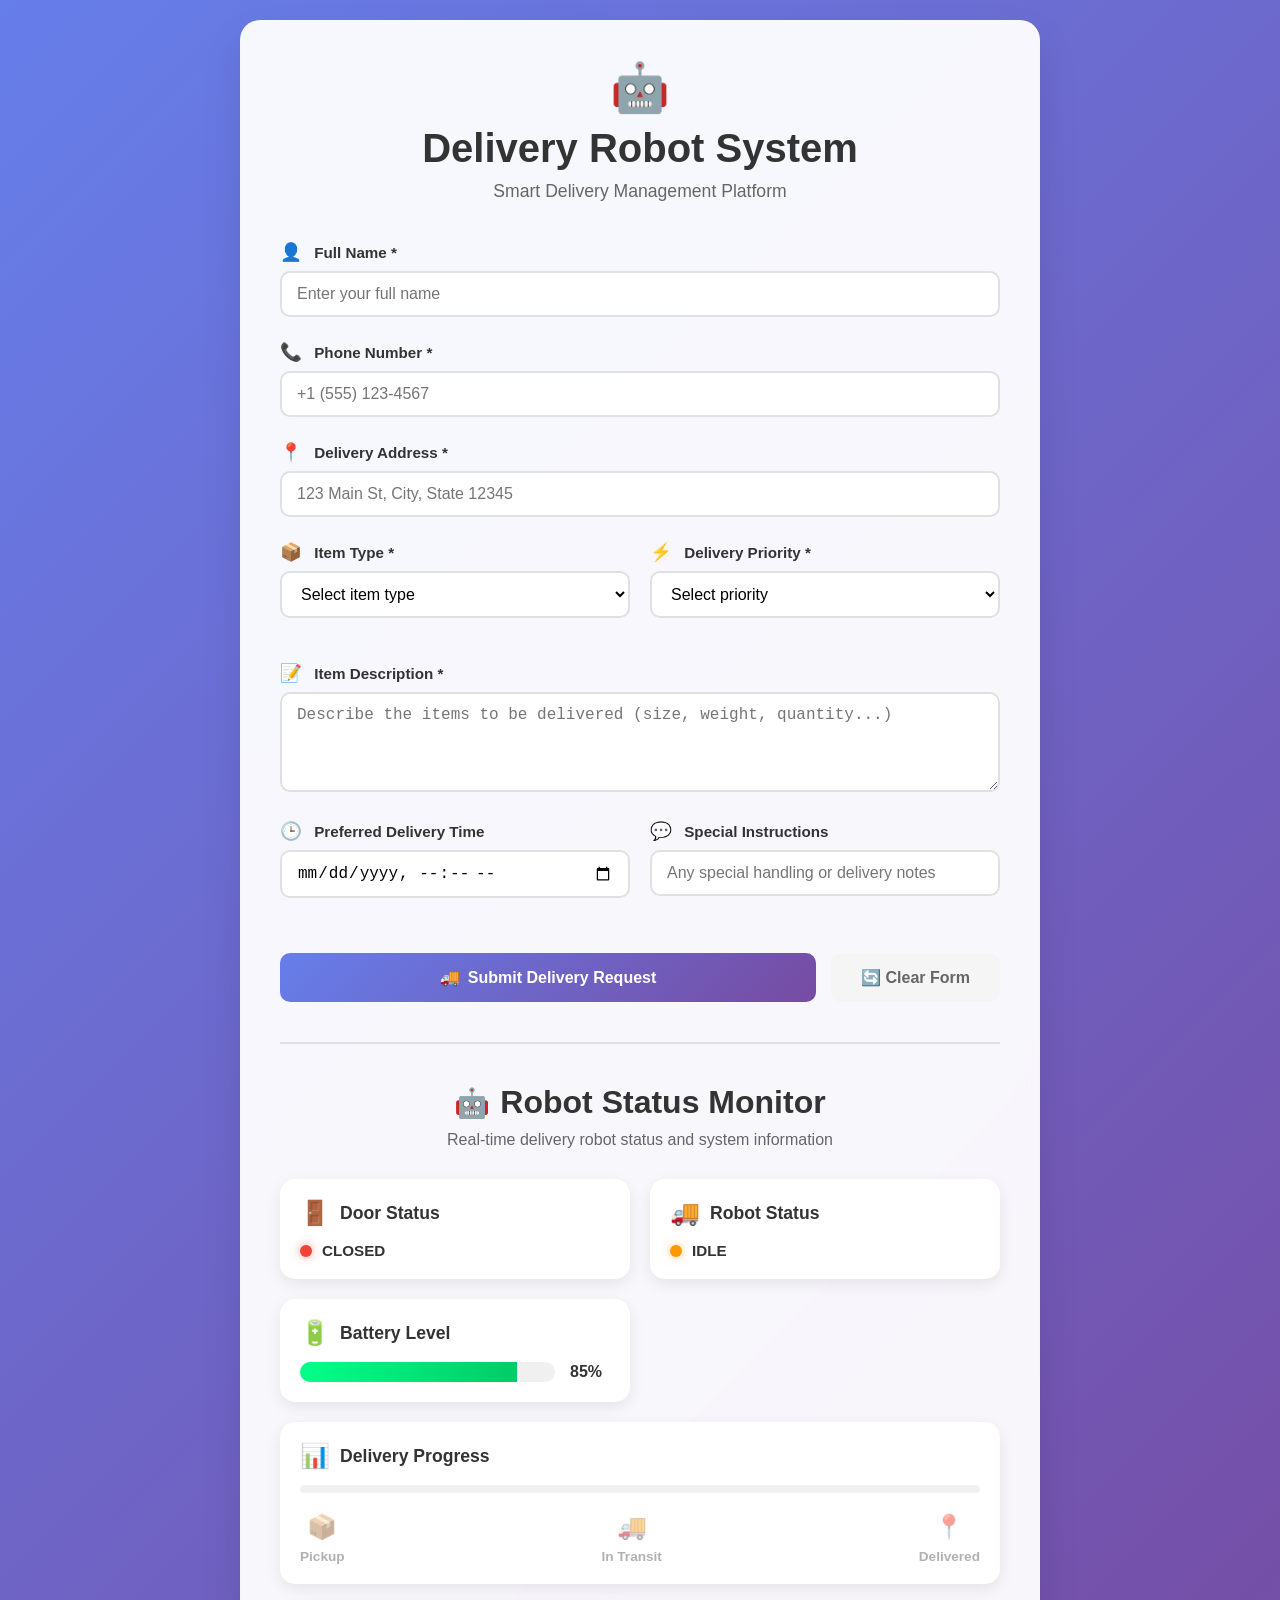
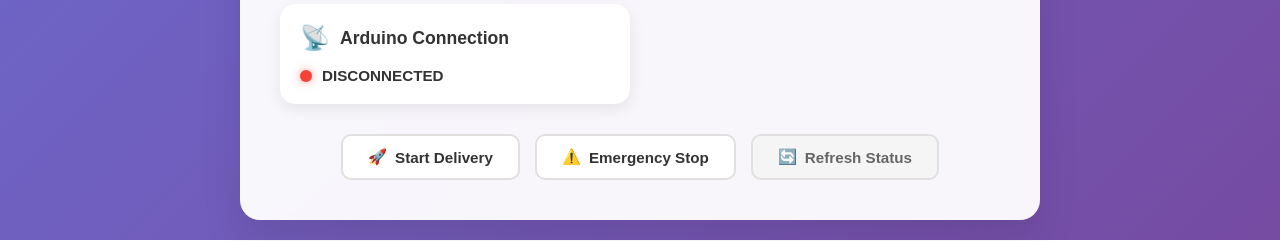
<file: index.html>
<!DOCTYPE html>
<html lang="en">
<head>
    <meta charset="UTF-8">
    <meta name="viewport" content="width=device-width, initial-scale=1.0">
    <title>Delivery Robot System</title>
    <link rel="stylesheet" href="styles.css">
</head>
<body>
    <div class="container">
        <!-- Header -->
        <div class="header">
            <div class="logo">🤖</div>
            <h1 class="title">Delivery Robot System</h1>
            <p class="subtitle">Smart Delivery Management Platform</p>
        </div>

        <!-- Delivery Request Form -->
        <form id="deliveryForm">
            <div class="form-group">
                <label>
                    <span class="label-icon">👤</span>
                    Full Name *
                </label>
                <input type="text" name="name" placeholder="Enter your full name" required>
            </div>

            <div class="form-group">
                <label>
                    <span class="label-icon">📞</span>
                    Phone Number *
                </label>
                <input type="tel" name="phone" placeholder="+1 (555) 123-4567" required>
            </div>

            <div class="form-group">
                <label>
                    <span class="label-icon">📍</span>
                    Delivery Address *
                </label>
                <input type="text" name="address" placeholder="123 Main St, City, State 12345" required>
            </div>

            <div class="form-row">
                <div class="form-group">
                    <label>
                        <span class="label-icon">📦</span>
                        Item Type *
                    </label>
                    <select name="itemType" required>
                        <option value="">Select item type</option>
                        <option value="documents">Documents</option>
                        <option value="package">Package</option>
                        <option value="materials">Materials</option>
                        <option value="other">Other</option>
                    </select>
                </div>

                <div class="form-group">
                    <label>
                        <span class="label-icon">⚡</span>
                        Delivery Priority *
                    </label>
                    <select name="priority" required>
                        <option value="">Select priority</option>
                        <option value="standard">Standard (2-3 days)</option>
                        <option value="express">Express (1 day)</option>
                        <option value="urgent">Urgent (Same day)</option>
                    </select>
                </div>
            </div>

            <div class="form-group full-width">
                <label>
                    <span class="label-icon">📝</span>
                    Item Description *
                </label>
                <textarea name="description" placeholder="Describe the items to be delivered (size, weight, quantity...)" required></textarea>
            </div>

            <div class="form-row">
                <div class="form-group">
                    <label>
                        <span class="label-icon">🕒</span>
                        Preferred Delivery Time
                    </label>
                    <input type="datetime-local" name="deliveryTime">
                </div>

                <div class="form-group">
                    <label>
                        <span class="label-icon">💬</span>
                        Special Instructions
                    </label>
                    <input type="text" name="instructions" placeholder="Any special handling or delivery notes">
                </div>
            </div>

            <div class="form-actions">
                <button type="submit" class="submit-btn">
                    <span class="btn-icon">🚚</span>
                    <span class="btn-text">Submit Delivery Request</span>
                </button>
                <button type="reset" class="reset-btn">
                    🔄 Clear Form
                </button>
            </div>

            <div id="statusMessage" class="request-message"></div>
        </form>

        <!-- Robot Status Monitoring Section -->
        <div class="status-monitoring-section">
            <div class="section-header">
                <h3 class="section-title">
                    <span class="title-icon">🤖</span>
                    Robot Status Monitor
                </h3>
                <p class="section-subtitle">Real-time delivery robot status and system information</p>
            </div>

            <div class="status-grid">
                <!-- Door Status -->
                <div class="status-card" id="doorStatus">
                    <div class="status-header">
                        <span class="status-icon">🚪</span>
                        <h4>Door Status</h4>
                    </div>
                    <div class="status-indicator" id="doorIndicator">
                        <div class="status-light"></div>
                        <span class="status-text">CLOSED</span>
                    </div>
                </div>

                <!-- Robot Status -->
                <div class="status-card" id="robotStatus">
                    <div class="status-header">
                        <span class="status-icon">🚚</span>
                        <h4>Robot Status</h4>
                    </div>
                    <div class="status-indicator" id="robotIndicator">
                        <div class="status-light"></div>
                        <span class="status-text">IDLE</span>
                    </div>
                </div>

                <!-- Battery Status -->
                <div class="status-card" id="batteryStatus">
                    <div class="status-header">
                        <span class="status-icon">🔋</span>
                        <h4>Battery Level</h4>
                    </div>
                    <div class="battery-container">
                        <div class="battery-bar" id="batteryBar">
                            <div class="battery-fill"></div>
                        </div>
                        <span class="battery-text" id="batteryText">85%</span>
                    </div>
                </div>

                <!-- Delivery Progress -->
                <div class="status-card full-width" id="deliveryProgress">
                    <div class="status-header">
                        <span class="status-icon">📊</span>
                        <h4>Delivery Progress</h4>
                    </div>
                    <div class="progress-container">
                        <div class="progress-bar" id="progressBar">
                            <div class="progress-fill"></div>
                        </div>
                        <div class="progress-steps">
                            <div class="progress-step" id="step1">
                                <div class="step-icon">📦</div>
                                <span>Pickup</span>
                            </div>
                            <div class="progress-step" id="step2">
                                <div class="step-icon">🚚</div>
                                <span>In Transit</span>
                            </div>
                            <div class="progress-step" id="step3">
                                <div class="step-icon">📍</div>
                                <span>Delivered</span>
                            </div>
                        </div>
                    </div>
                </div>

                <!-- Connection Status -->
                <div class="status-card" id="connectionStatus">
                    <div class="status-header">
                        <span class="status-icon">📡</span>
                        <h4>Arduino Connection</h4>
                    </div>
                    <div class="status-indicator" id="connectionIndicator">
                        <div class="status-light"></div>
                        <span class="status-text">DISCONNECTED</span>
                    </div>
                </div>
            </div>

            <!-- Control Buttons -->
            <div class="control-buttons">
                <button class="control-btn" id="startDeliveryBtn">
                    <span class="btn-icon">🚀</span>
                    Start Delivery
                </button>
                <button class="control-btn" id="emergencyStopBtn">
                    <span class="btn-icon">⚠️</span>
                    Emergency Stop
                </button>
                <button class="control-btn refresh-btn" id="refreshStatusBtn">
                    <span class="btn-icon">🔄</span>
                    Refresh Status
                </button>
            </div>
        </div>
    </div>

    <script src="script.js"></script>
</body>
</html>
</file>
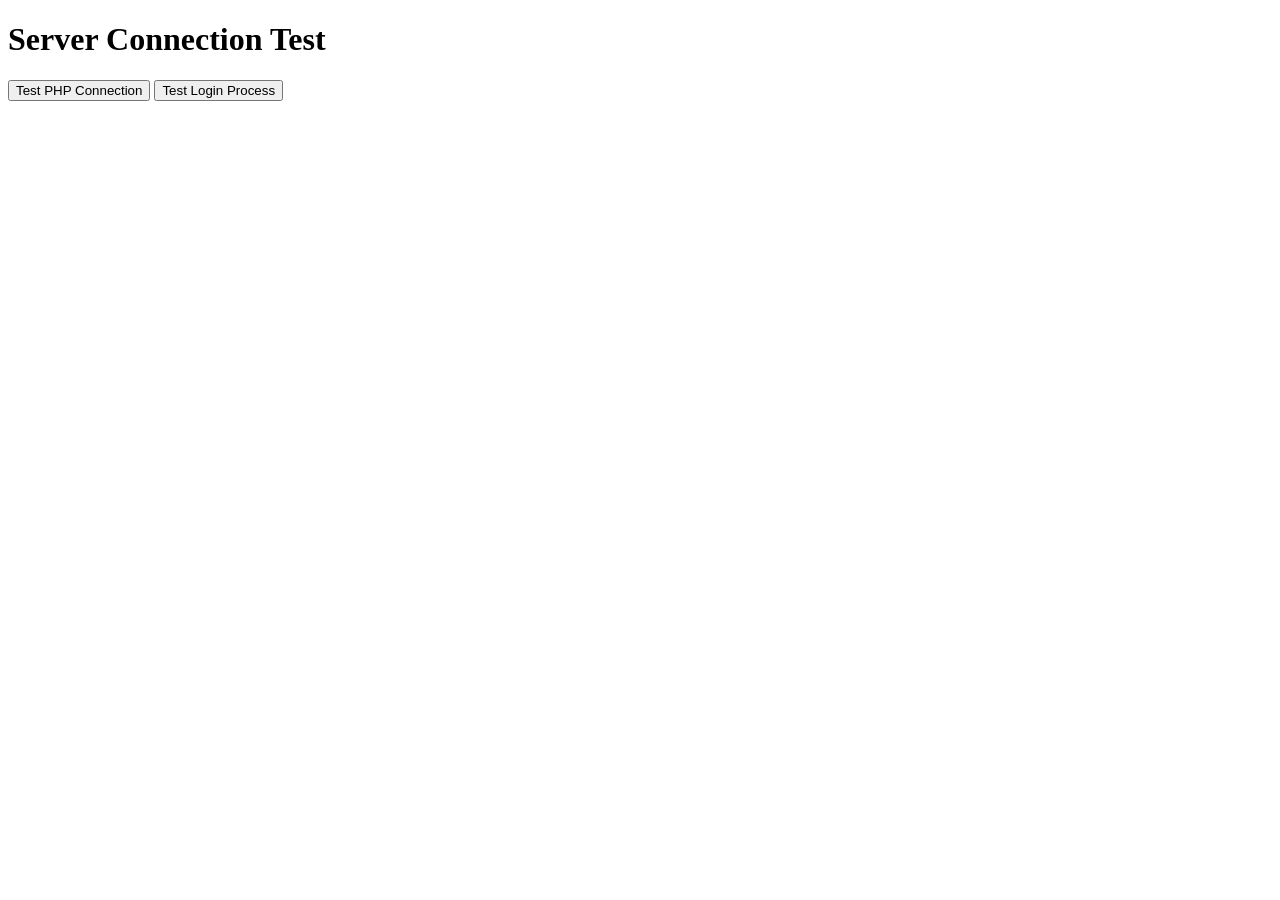
<file: server_check.html>
<!DOCTYPE html>
<html>
<head>
    <title>Server Test</title>
</head>
<body>
    <h1>Server Connection Test</h1>
    <button onclick="testPHP()">Test PHP Connection</button>
    <button onclick="testLogin()">Test Login Process</button>
    <div id="results"></div>

    <script>
        async function testPHP() {
            const results = document.getElementById('results');
            try {
                const response = await fetch('test.php');
                const data = await response.json();
                results.innerHTML = '<h3>PHP Test Success:</h3><pre>' + JSON.stringify(data, null, 2) + '</pre>';
            } catch (error) {
                results.innerHTML = '<h3>PHP Test Failed:</h3><p>' + error.message + '</p>';
            }
        }

        async function testLogin() {
            const results = document.getElementById('results');
            try {
                const formData = new FormData();
                formData.append('username', 'test');
                formData.append('password', 'test');
                
                const response = await fetch('login_process.php', {
                    method: 'POST',
                    body: formData
                });
                const data = await response.json();
                results.innerHTML = '<h3>Login Test Response:</h3><pre>' + JSON.stringify(data, null, 2) + '</pre>';
            } catch (error) {
                results.innerHTML = '<h3>Login Test Failed:</h3><p>' + error.message + '</p>';
            }
        }
    </script>
</body>
</html>
</file>
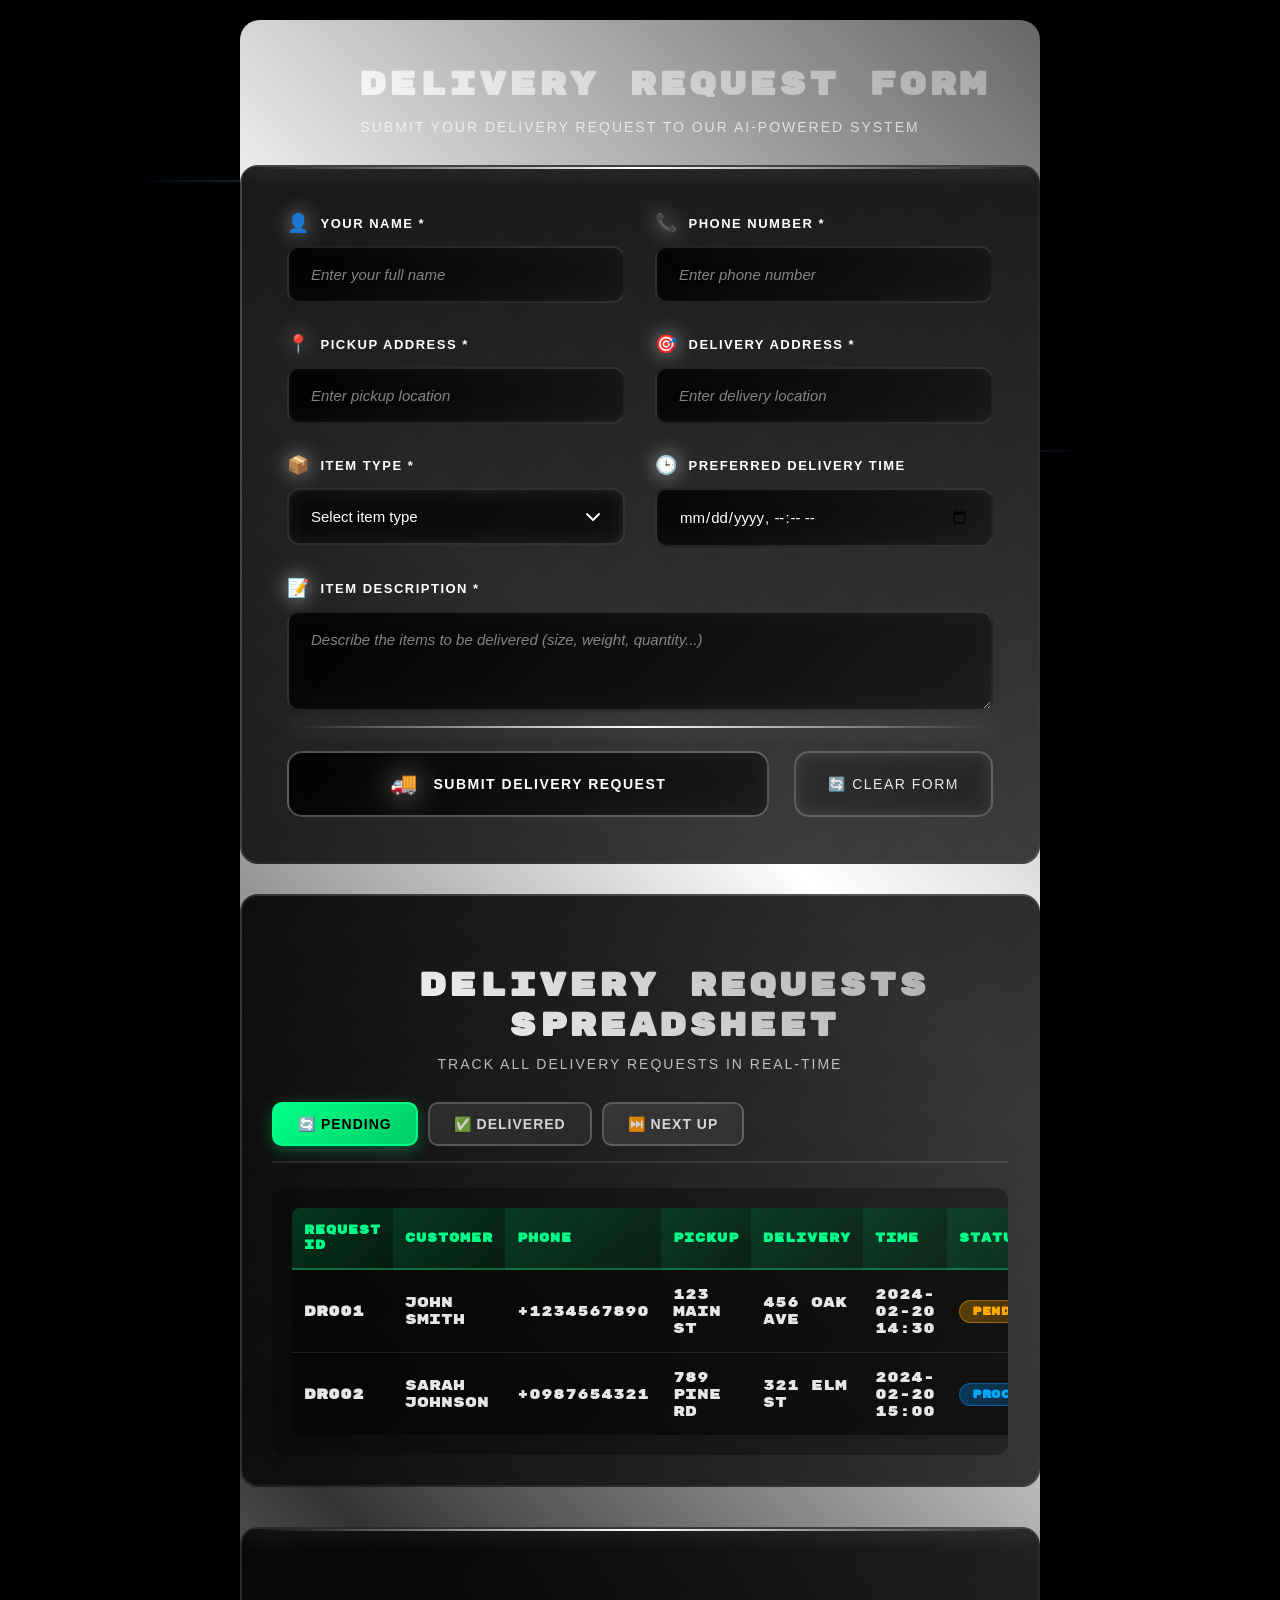
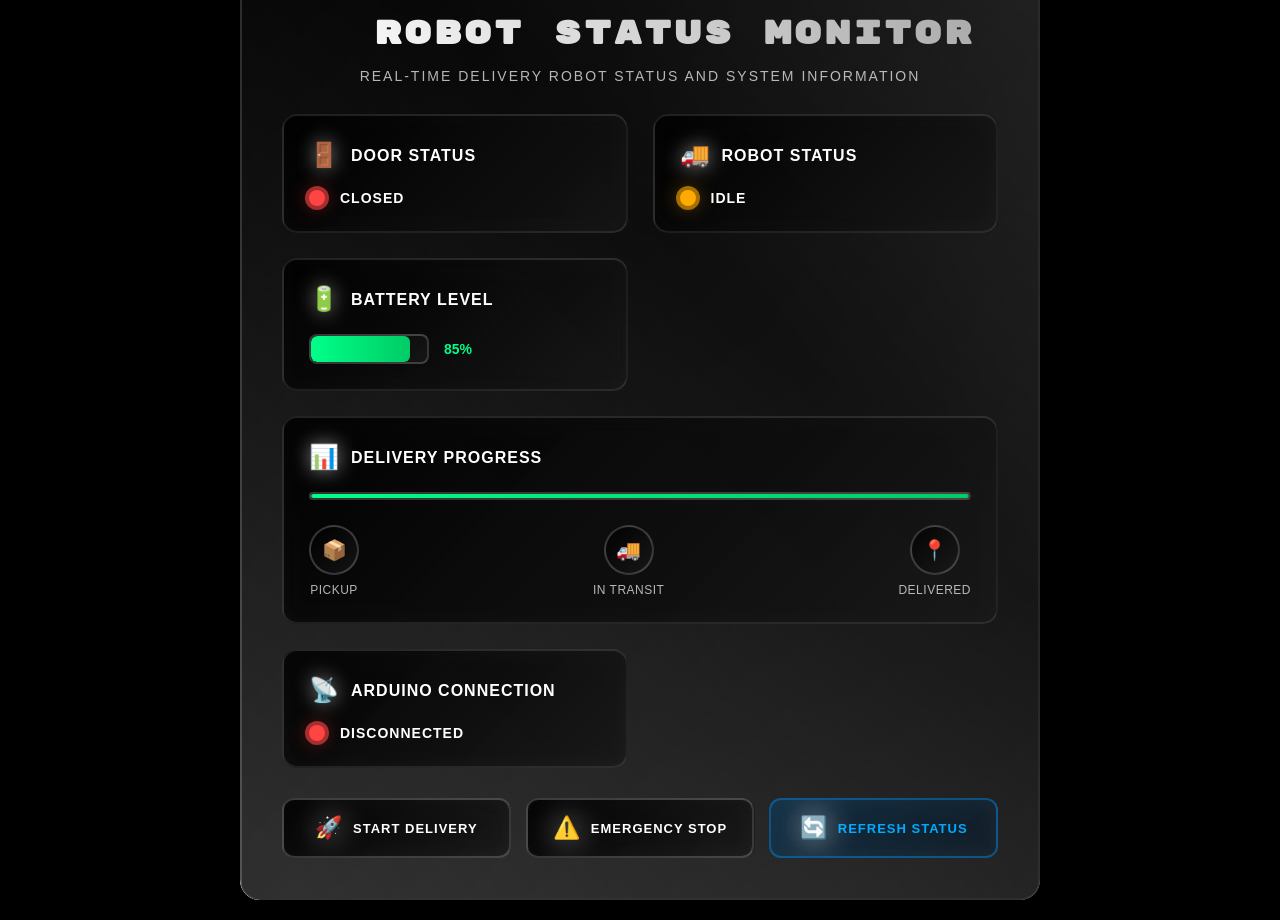
<file: walalangto.html>
<!DOCTYPE html>
<html lang="en">
<head>
  <meta charset="UTF-8">
  <meta name="viewport" content="width=device-width, initial-scale=1.0">
  <title>Delivery Request Form</title>
  <link href="https://fonts.googleapis.com/css2?family=Rubik+Mono+One&display=swap" rel="stylesheet">
  <style>
    * {
      margin: 0;
      padding: 0;
      box-sizing: border-box;
    }

    body {
      background-color: #000;
      color: #fff;
      font-family: 'Rubik Mono One', monospace;
      min-height: 100vh;
      display: flex;
      align-items: center;
      justify-content: center;
      position: relative;
      overflow-x: hidden;
      padding: 20px;
    }

    /* Animated Background */
    .image-background {
      position: fixed;
      top: 0;
      left: 0;
      width: 100%;
      height: 100%;
      z-index: -2;
      background-image: url('https://img.freepik.com/free-vector/gradient-dynamic-lines-background_23-2149001022.jpg?w=1600&q=100');
      background-size: 110%;
      background-position: center;
      background-attachment: fixed;
      background-repeat: no-repeat;
      animation: zoom-pan 12s ease-in-out infinite;
    }

    @keyframes zoom-pan {
      0% {
        background-size: 100%;
        background-position: center;
      }
      50% {
        background-size: 120%;
        background-position: calc(center + 20px) calc(center + 20px);
      }
      100% {
        background-size: 100%;
        background-position: center;
      }
    }

    .tech-background {
      position: fixed;
      top: 0;
      left: 0;
      width: 100%;
      height: 100%;
      background: linear-gradient(135deg, rgba(0, 0, 0, 0.15) 0%, rgba(10, 10, 10, 0.1) 50%, rgba(0, 0, 0, 0.15) 100%);
      z-index: -1;
    }

    /* Floating Elements */
    .floating-line {
      position: fixed;
      background: linear-gradient(90deg, transparent, rgba(100, 180, 255, 0.4), transparent);
      opacity: 0.6;
      height: 2px;
      z-index: -1;
    }

    .line-1 {
      width: 300px;
      top: 20%;
      left: 10%;
      animation: drift-1 12s ease-in-out infinite;
      box-shadow: 0 0 20px rgba(100, 180, 255, 0.3);
    }

    .line-2 {
      width: 250px;
      top: 50%;
      right: 15%;
      animation: drift-2 15s ease-in-out infinite;
      box-shadow: 0 0 20px rgba(120, 160, 255, 0.3);
    }

    .line-3 {
      width: 280px;
      bottom: 25%;
      left: 50%;
      animation: drift-3 14s ease-in-out infinite;
      box-shadow: 0 0 20px rgba(100, 180, 255, 0.3);
    }

    @keyframes drift-1 {
      0%, 100% { transform: translateX(0) translateY(0); }
      50% { transform: translateX(80px) translateY(-30px); }
    }

    @keyframes drift-2 {
      0%, 100% { transform: translateX(0) translateY(0); }
      50% { transform: translateX(-80px) translateY(30px); }
    }

    @keyframes drift-3 {
      0%, 100% { transform: translateX(0) translateY(0); }
      50% { transform: translateX(50px) translateY(20px); }
    }

    /* Form Container */
    .request-form-container {
      width: 100%;
      max-width: 800px;
      position: relative;
      background: linear-gradient(135deg, #0a0a0a, #1a1a1a);
      border-radius: 20px;
      overflow: hidden;
      z-index: 10;
    }

    .request-form-container::before {
      content: '';
      position: absolute;
      top: -2px;
      left: -2px;
      right: -2px;
      bottom: -2px;
      background: linear-gradient(45deg, #fff, #333, #fff, #666);
      border-radius: 22px;
      z-index: -1;
      animation: border-glow-pulse 3s ease-in-out infinite;
    }

    @keyframes border-glow-pulse {
      0%, 100% {
        opacity: 0.3;
        transform: scale(1);
      }
      50% {
        opacity: 0.8;
        transform: scale(1.02);
      }
    }

    /* Section Header */
    .section-header {
      text-align: center;
      padding: 40px 20px 30px;
      position: relative;
    }

    .section-title {
      position: relative;
      display: inline-flex;
      align-items: center;
      gap: 15px;
      font-size: 32px;
      color: #fff;
      margin-bottom: 10px;
      text-transform: uppercase;
      letter-spacing: 3px;
      background: linear-gradient(45deg, #fff, #aaa);
      -webkit-background-clip: text;
      -webkit-text-fill-color: transparent;
      background-clip: text;
      animation: title-glow-pulse 2s ease-in-out infinite;
    }

    @keyframes title-glow-pulse {
      0%, 100% {
        filter: brightness(1);
      }
      50% {
        filter: brightness(1.2);
      }
    }

    .title-icon {
      font-size: 40px;
      animation: title-icon-rotate 4s linear infinite;
      filter: drop-shadow(0 0 20px rgba(255, 255, 255, 0.5));
    }

    @keyframes title-icon-rotate {
      0% { transform: rotateY(0deg) scale(1); }
      50% { transform: rotateY(180deg) scale(1.1); }
      100% { transform: rotateY(360deg) scale(1); }
    }

    .section-subtitle {
      color: rgba(255, 255, 255, 0.7);
      font-size: 14px;
      text-transform: uppercase;
      letter-spacing: 2px;
      font-family: Arial, sans-serif;
    }

    /* Form */
    .delivery-request-form {
      background: linear-gradient(135deg, rgba(0, 0, 0, 0.9), rgba(20, 20, 20, 0.8));
      border: 2px solid rgba(255, 255, 255, 0.1);
      padding: 45px;
      border-radius: 18px;
      backdrop-filter: blur(20px);
      position: relative;
      overflow: hidden;
      transition: all 0.3s ease;
    }

    .delivery-request-form:hover {
      border-color: rgba(255, 255, 255, 0.3);
      box-shadow: 0 0 40px rgba(255, 255, 255, 0.1);
    }

    .delivery-request-form::before {
      content: '';
      position: absolute;
      top: 0;
      left: 0;
      right: 0;
      height: 2px;
      background: linear-gradient(90deg, transparent, #fff, transparent);
      animation: scan-line 4s ease-in-out infinite;
      box-shadow: 0 0 20px rgba(255, 255, 255, 0.6);
    }

    @keyframes scan-line {
      0%, 100% {
        transform: translateY(0);
        opacity: 0;
      }
      50% {
        transform: translateY(30px);
        opacity: 1;
      }
    }

    .form-row {
      display: grid;
      grid-template-columns: 1fr 1fr;
      gap: 30px;
      margin-bottom: 30px;
    }

    .form-group {
      display: flex;
      flex-direction: column;
      position: relative;
    }

    .form-group.full-width {
      grid-column: 1 / -1;
    }

    .form-group::before {
      content: '';
      position: absolute;
      top: 0;
      left: 0;
      width: 3px;
      height: 100%;
      background: linear-gradient(180deg, transparent, #020202, transparent);
      opacity: 0;
      transition: opacity 0.4s ease;
      box-shadow: 0 0 15px rgba(255, 255, 255, 0.4);
    }

    .form-group:hover::before {
      opacity: 1;
    }

    .form-group label {
      color: #fff;
      font-size: 13px;
      margin-bottom: 12px;
      font-weight: 600;
      text-transform: uppercase;
      letter-spacing: 1.5px;
      display: flex;
      align-items: center;
      gap: 10px;
      transition: all 0.3s ease;
      font-family: Arial, sans-serif;
    }

    .form-group:hover label {
      text-shadow: 0 0 15px rgba(255, 255, 255, 0.5);
      transform: translateX(5px);
    }

    .label-icon {
      font-size: 18px;
      animation: label-icon-bounce 2.5s ease-in-out infinite;
      filter: drop-shadow(0 0 10px rgba(255, 255, 255, 0.6));
    }

    @keyframes label-icon-bounce {
      0%, 100% { transform: translateY(0) rotate(0deg); }
      50% { transform: translateY(-3px) rotate(5deg); }
    }

    .form-group input,
    .form-group select,
    .form-group textarea {
      background: linear-gradient(135deg, rgba(0, 0, 0, 0.7), rgba(30, 30, 30, 0.6));
      border: 2px solid rgba(255, 255, 255, 0.1);
      color: #fff;
      padding: 18px 22px;
      border-radius: 12px;
      font-size: 15px;
      transition: all 0.4s cubic-bezier(0.4, 0, 0.2, 1);
      font-family: Arial, sans-serif;
      backdrop-filter: blur(10px);
    }

    .form-group input:hover,
    .form-group select:hover,
    .form-group textarea:hover {
      border-color: rgba(255, 255, 255, 0.3);
      background: linear-gradient(135deg, rgba(0, 0, 0, 0.8), rgba(40, 40, 40, 0.7));
      transform: translateY(-2px);
      box-shadow: 0 5px 20px rgba(255, 255, 255, 0.1);
    }

    .form-group input:focus,
    .form-group select:focus,
    .form-group textarea:focus {
      outline: none;
      border-color: #fff;
      background: linear-gradient(135deg, rgba(0, 0, 0, 0.9), rgba(50, 50, 50, 0.8));
      box-shadow: 
        0 0 0 4px rgba(255, 255, 255, 0.2),
        0 8px 30px rgba(255, 255, 255, 0.3),
        inset 0 2px 0 rgba(255, 255, 255, 0.1);
      transform: translateY(-4px);
    }

    .form-group input::placeholder,
    .form-group textarea::placeholder {
      color: rgba(255, 255, 255, 0.5);
      font-style: italic;
    }

    .form-group select {
      appearance: none;
      background-image: url("data:image/svg+xml;charset=UTF-8,%3csvg xmlns='http://www.w3.org/2000/svg' viewBox='0 0 24 24' fill='none' stroke='%23fff' stroke-width='2' stroke-linecap='round' stroke-linejoin='round'%3e%3cpolyline points='6,9 12,15 18,9'%3e%3c/polyline%3e%3c/svg%3e");
      background-repeat: no-repeat;
      background-position: right 18px center;
      background-size: 24px;
      padding-right: 55px;
    }

    .form-group textarea {
      resize: vertical;
      min-height: 100px;
    }

    .form-actions {
      display: flex;
      gap: 25px;
      margin-top: 40px;
      position: relative;
    }

    .form-actions::before {
      content: '';
      position: absolute;
      top: -25px;
      left: 0;
      right: 0;
      height: 2px;
      background: linear-gradient(90deg, transparent, #fff, transparent);
      box-shadow: 0 0 20px rgba(255, 255, 255, 0.4);
    }

    .submit-btn {
      background: linear-gradient(135deg, rgba(0, 0, 0, 0.8), rgba(30, 30, 30, 0.6));
      border: 2px solid rgba(255, 255, 255, 0.3);
      color: #fff;
      padding: 18px 32px;
      border-radius: 15px;
      cursor: pointer;
      font-size: 14px;
      font-weight: 700;
      transition: all 0.4s cubic-bezier(0.4, 0, 0.2, 1);
      display: flex;
      align-items: center;
      justify-content: center;
      gap: 15px;
      flex: 1;
      position: relative;
      overflow: hidden;
      text-transform: uppercase;
      letter-spacing: 1.5px;
      backdrop-filter: blur(10px);
      font-family: Arial, sans-serif;
    }

    .submit-btn::before {
      content: '';
      position: absolute;
      top: 0;
      left: -100%;
      width: 100%;
      height: 100%;
      background: linear-gradient(90deg, transparent, rgba(255, 255, 255, 0.3), transparent);
      transition: left 0.8s ease;
    }

    .submit-btn:hover::before {
      left: 100%;
    }

    .submit-btn:hover {
      background: linear-gradient(135deg, rgba(0, 0, 0, 0.9), rgba(50, 50, 50, 0.7));
      border-color: #fff;
      transform: translateY(-4px);
      box-shadow: 
        0 12px 35px rgba(255, 255, 255, 0.4),
        0 0 0 6px rgba(255, 255, 255, 0.2);
    }

    .submit-btn:active {
      transform: translateY(-2px);
    }

    .reset-btn {
      background: linear-gradient(135deg, rgba(255, 255, 255, 0.1), rgba(255, 255, 255, 0.05));
      border: 2px solid rgba(255, 255, 255, 0.2);
      color: rgba(255, 255, 255, 0.9);
      padding: 18px 32px;
      border-radius: 15px;
      cursor: pointer;
      font-size: 14px;
      transition: all 0.4s cubic-bezier(0.4, 0, 0.2, 1);
      text-transform: uppercase;
      letter-spacing: 1.5px;
      backdrop-filter: blur(10px);
      font-family: Arial, sans-serif;
    }

    .reset-btn:hover {
      background: linear-gradient(135deg, rgba(255, 255, 255, 0.2), rgba(255, 255, 255, 0.1));
      border-color: rgba(255, 255, 255, 0.4);
      color: #fff;
      transform: translateY(-3px);
      box-shadow: 0 8px 25px rgba(255, 255, 255, 0.2);
    }

    .btn-icon {
      font-size: 22px;
      animation: btn-icon-pulse 2.5s ease-in-out infinite;
      filter: drop-shadow(0 0 15px rgba(255, 255, 255, 0.6));
    }

    @keyframes btn-icon-pulse {
      0%, 100% { transform: scale(1); }
      50% { transform: scale(1.15); }
    }

    .request-message {
      margin-top: 30px;
      padding: 20px 30px;
      border-radius: 15px;
      text-align: center;
      font-size: 14px;
      display: none;
      position: relative;
      overflow: hidden;
      backdrop-filter: blur(10px);
      font-family: Arial, sans-serif;
    }

    .request-message::before {
      content: '';
      position: absolute;
      top: 0;
      left: 0;
      right: 0;
      height: 3px;
    }

    .request-message.success {
      background: linear-gradient(135deg, rgba(0, 255, 0, 0.2), rgba(0, 200, 0, 0.1));
      border: 2px solid rgba(0, 255, 0, 0.4);
      color: #00ff88;
      display: block;
      animation: success-pulse 0.6s ease;
      box-shadow: 0 0 30px rgba(0, 255, 0, 0.3);
    }

    .request-message.success::before {
      background: linear-gradient(90deg, transparent, #00ff88, transparent);
      box-shadow: 0 0 20px rgba(0, 255, 0, 0.6);
    }

    .request-message.error {
      background: linear-gradient(135deg, rgba(255, 0, 0, 0.2), rgba(200, 0, 0, 0.1));
      border: 2px solid rgba(255, 0, 0, 0.4);
      color: #ff4444;
      display: block;
      animation: error-shake 0.6s ease;
      box-shadow: 0 0 30px rgba(255, 0, 0, 0.3);
    }

    .request-message.error::before {
      background: linear-gradient(90deg, transparent, #ff4444, transparent);
      box-shadow: 0 0 20px rgba(255, 0, 0, 0.6);
    }

    @keyframes success-pulse {
      0% {
        transform: scale(0.9);
        opacity: 0;
      }
      50% {
        transform: scale(1.05);
      }
      100% {
        transform: scale(1);
        opacity: 1;
      }
    }

    @keyframes error-shake {
      0%, 100% { transform: translateX(0); }
      25% { transform: translateX(-8px); }
      75% { transform: translateX(8px); }
    }

    /* Responsive */
    @media (max-width: 768px) {
      .form-row {
        grid-template-columns: 1fr;
        gap: 20px;
      }
      
      .form-actions {
        flex-direction: column;
      }
      
      .delivery-request-form {
        padding: 25px;
      }
      
      .section-title {
        font-size: 24px;
      }
    }

    /* Status Monitoring Section */
    .status-monitoring-section {
      margin-top: 40px;
      padding: 40px;
      background: linear-gradient(135deg, rgba(0, 0, 0, 0.9), rgba(20, 20, 20, 0.8));
      border: 2px solid rgba(255, 255, 255, 0.1);
      border-radius: 18px;
      backdrop-filter: blur(20px);
      position: relative;
      overflow: hidden;
    }

    .status-monitoring-section::before {
      content: '';
      position: absolute;
      top: 0;
      left: 0;
      right: 0;
      height: 2px;
      background: linear-gradient(90deg, transparent, #fff, transparent);
      animation: scan-line 4s ease-in-out infinite;
      box-shadow: 0 0 20px rgba(255, 255, 255, 0.6);
    }

    .status-grid {
      display: grid;
      grid-template-columns: repeat(auto-fit, minmax(280px, 1fr));
      gap: 25px;
      margin-bottom: 30px;
    }

    .status-card {
      background: linear-gradient(135deg, rgba(0, 0, 0, 0.7), rgba(30, 30, 30, 0.6));
      border: 2px solid rgba(255, 255, 255, 0.1);
      border-radius: 15px;
      padding: 25px;
      position: relative;
      transition: all 0.3s ease;
      backdrop-filter: blur(10px);
    }

    .status-card:hover {
      border-color: rgba(255, 255, 255, 0.3);
      transform: translateY(-3px);
      box-shadow: 0 8px 25px rgba(255, 255, 255, 0.1);
    }

    .status-card.full-width {
      grid-column: 1 / -1;
    }

    .status-header {
      display: flex;
      align-items: center;
      gap: 12px;
      margin-bottom: 20px;
    }

    .status-header h4 {
      color: #fff;
      font-size: 16px;
      font-weight: 600;
      text-transform: uppercase;
      letter-spacing: 1px;
      font-family: Arial, sans-serif;
    }

    .status-icon {
      font-size: 24px;
      filter: drop-shadow(0 0 10px rgba(255, 255, 255, 0.5));
      animation: status-icon-pulse 2s ease-in-out infinite;
    }

    @keyframes status-icon-pulse {
      0%, 100% { transform: scale(1); }
      50% { transform: scale(1.1); }
    }

    .status-indicator {
      display: flex;
      align-items: center;
      gap: 15px;
    }

    .status-light {
      width: 16px;
      height: 16px;
      border-radius: 50%;
      position: relative;
      transition: all 0.3s ease;
    }

    .status-light::before {
      content: '';
      position: absolute;
      top: -4px;
      left: -4px;
      right: -4px;
      bottom: -4px;
      border-radius: 50%;
      opacity: 0.6;
      animation: status-light-glow 2s ease-in-out infinite;
    }

    .status-light.active {
      background: #00ff88;
      box-shadow: 0 0 20px rgba(0, 255, 136, 0.6);
    }

    .status-light.active::before {
      background: #00ff88;
    }

    .status-light.inactive {
      background: #ff4444;
      box-shadow: 0 0 20px rgba(255, 68, 68, 0.6);
    }

    .status-light.inactive::before {
      background: #ff4444;
    }

    .status-light.warning {
      background: #ffaa00;
      box-shadow: 0 0 20px rgba(255, 170, 0, 0.6);
    }

    .status-light.warning::before {
      background: #ffaa00;
    }

    @keyframes status-light-glow {
      0%, 100% { opacity: 0.3; transform: scale(1); }
      50% { opacity: 0.8; transform: scale(1.2); }
    }

    .status-text {
      color: #fff;
      font-size: 14px;
      font-weight: 600;
      text-transform: uppercase;
      letter-spacing: 1px;
      font-family: Arial, sans-serif;
    }

    /* Battery Status */
    .battery-container {
      display: flex;
      align-items: center;
      gap: 15px;
    }

    .battery-bar {
      width: 120px;
      height: 30px;
      background: linear-gradient(135deg, rgba(0, 0, 0, 0.8), rgba(30, 30, 30, 0.6));
      border: 2px solid rgba(255, 255, 255, 0.2);
      border-radius: 8px;
      position: relative;
      overflow: hidden;
    }

    .battery-fill {
      height: 100%;
      background: linear-gradient(90deg, #00ff88, #00cc66);
      border-radius: 6px;
      transition: width 0.5s ease;
      position: relative;
      overflow: hidden;
    }

    .battery-fill::after {
      content: '';
      position: absolute;
      top: 0;
      left: -100%;
      width: 100%;
      height: 100%;
      background: linear-gradient(90deg, transparent, rgba(255, 255, 255, 0.3), transparent);
      animation: battery-shine 3s ease-in-out infinite;
    }

    @keyframes battery-shine {
      0% { left: -100%; }
      50% { left: 100%; }
      100% { left: 100%; }
    }

    .battery-text {
      color: #00ff88;
      font-size: 14px;
      font-weight: 600;
      font-family: Arial, sans-serif;
    }

    /* Progress Bar */
    .progress-container {
      margin-top: 20px;
    }

    .progress-bar {
      width: 100%;
      height: 8px;
      background: linear-gradient(135deg, rgba(0, 0, 0, 0.8), rgba(30, 30, 30, 0.6));
      border: 2px solid rgba(255, 255, 255, 0.2);
      border-radius: 10px;
      overflow: hidden;
      margin-bottom: 25px;
    }

    .progress-fill {
      height: 100%;
      background: linear-gradient(90deg, #00ff88, #00cc66);
      border-radius: 8px;
      transition: width 0.8s ease;
      position: relative;
      overflow: hidden;
    }

    .progress-fill::after {
      content: '';
      position: absolute;
      top: 0;
      left: -100%;
      width: 100%;
      height: 100%;
      background: linear-gradient(90deg, transparent, rgba(255, 255, 255, 0.4), transparent);
      animation: progress-shine 2s ease-in-out infinite;
    }

    @keyframes progress-shine {
      0% { left: -100%; }
      50% { left: 100%; }
      100% { left: 100%; }
    }

    .progress-steps {
      display: flex;
      justify-content: space-between;
      position: relative;
    }

    .progress-step {
      display: flex;
      flex-direction: column;
      align-items: center;
      gap: 8px;
      position: relative;
      z-index: 2;
    }

    .step-icon {
      width: 50px;
      height: 50px;
      background: linear-gradient(135deg, rgba(0, 0, 0, 0.8), rgba(30, 30, 30, 0.6));
      border: 2px solid rgba(255, 255, 255, 0.2);
      border-radius: 50%;
      display: flex;
      align-items: center;
      justify-content: center;
      font-size: 20px;
      transition: all 0.3s ease;
    }

    .progress-step.active .step-icon {
      background: linear-gradient(135deg, #00ff88, #00cc66);
      border-color: #00ff88;
      box-shadow: 0 0 20px rgba(0, 255, 136, 0.5);
      animation: step-active-pulse 1.5s ease-in-out infinite;
    }

    @keyframes step-active-pulse {
      0%, 100% { transform: scale(1); }
      50% { transform: scale(1.1); }
    }

    .progress-step span {
      color: rgba(255, 255, 255, 0.7);
      font-size: 12px;
      text-transform: uppercase;
      letter-spacing: 0.5px;
      font-family: Arial, sans-serif;
    }

    .progress-step.active span {
      color: #00ff88;
      font-weight: 600;
    }

    /* GPS Location */
    .location-info {
      display: flex;
      flex-direction: column;
      gap: 10px;
    }

    .coord-item {
      display: flex;
      justify-content: space-between;
      align-items: center;
      padding: 8px 12px;
      background: linear-gradient(135deg, rgba(0, 0, 0, 0.5), rgba(20, 20, 20, 0.4));
      border-radius: 8px;
      border: 1px solid rgba(255, 255, 255, 0.1);
    }

    .coord-label {
      color: rgba(255, 255, 255, 0.7);
      font-size: 12px;
      font-weight: 600;
      text-transform: uppercase;
      letter-spacing: 0.5px;
      font-family: Arial, sans-serif;
    }

    .coord-value {
      color: #00ff88;
      font-size: 12px;
      font-weight: 600;
      font-family: Arial, sans-serif;
    }

    /* Control Buttons */
    .control-buttons {
      display: grid;
      grid-template-columns: repeat(auto-fit, minmax(200px, 1fr));
      gap: 15px;
      margin-top: 30px;
    }

    .control-btn {
      background: linear-gradient(135deg, rgba(0, 0, 0, 0.8), rgba(30, 30, 30, 0.6));
      border: 2px solid rgba(255, 255, 255, 0.2);
      color: #fff;
      padding: 15px 20px;
      border-radius: 12px;
      cursor: pointer;
      font-size: 13px;
      font-weight: 600;
      transition: all 0.3s ease;
      display: flex;
      align-items: center;
      justify-content: center;
      gap: 10px;
      text-transform: uppercase;
      letter-spacing: 1px;
      backdrop-filter: blur(10px);
      font-family: Arial, sans-serif;
      position: relative;
      overflow: hidden;
    }

    .control-btn::before {
      content: '';
      position: absolute;
      top: 0;
      left: -100%;
      width: 100%;
      height: 100%;
      background: linear-gradient(90deg, transparent, rgba(255, 255, 255, 0.2), transparent);
      transition: left 0.6s ease;
    }

    .control-btn:hover::before {
      left: 100%;
    }

    .control-btn:hover {
      border-color: rgba(255, 255, 255, 0.4);
      transform: translateY(-2px);
      box-shadow: 0 6px 20px rgba(255, 255, 255, 0.2);
    }

    .control-btn:active {
      transform: translateY(0);
    }

    .control-btn.emergency-stop {
      background: linear-gradient(135deg, rgba(255, 0, 0, 0.2), rgba(200, 0, 0, 0.1));
      border-color: rgba(255, 0, 0, 0.4);
      color: #ff4444;
    }

    .control-btn.emergency-stop:hover {
      background: linear-gradient(135deg, rgba(255, 0, 0, 0.3), rgba(200, 0, 0, 0.2));
      border-color: #ff4444;
      box-shadow: 0 6px 20px rgba(255, 68, 68, 0.3);
    }

    .control-btn.refresh-btn {
      background: linear-gradient(135deg, rgba(0, 150, 255, 0.2), rgba(0, 100, 200, 0.1));
      border-color: rgba(0, 150, 255, 0.4);
      color: #00aaff;
    }

    .control-btn.refresh-btn:hover {
      background: linear-gradient(135deg, rgba(0, 150, 255, 0.3), rgba(0, 100, 200, 0.2));
      border-color: #00aaff;
      box-shadow: 0 6px 20px rgba(0, 170, 255, 0.3);
    }

    /* Delivery Table Styles */
    .delivery-table-section {
      background: linear-gradient(135deg, rgba(0, 0, 0, 0.9), rgba(20, 20, 20, 0.8));
      border: 2px solid rgba(255, 255, 255, 0.1);
      border-radius: 18px;
      padding: 30px;
      margin-top: 30px;
      backdrop-filter: blur(20px);
    }

    .delivery-tabs {
      display: flex;
      gap: 10px;
      margin-bottom: 25px;
      border-bottom: 2px solid rgba(255, 255, 255, 0.1);
      padding-bottom: 15px;
    }

    .tab-btn {
      background: linear-gradient(135deg, rgba(255, 255, 255, 0.1), rgba(255, 255, 255, 0.05));
      border: 2px solid rgba(255, 255, 255, 0.2);
      color: rgba(255, 255, 255, 0.8);
      padding: 12px 24px;
      border-radius: 10px;
      cursor: pointer;
      font-size: 14px;
      transition: all 0.3s ease;
      text-transform: uppercase;
      letter-spacing: 1px;
      font-weight: 600;
    }

    .tab-btn:hover {
      background: linear-gradient(135deg, rgba(255, 255, 255, 0.2), rgba(255, 255, 255, 0.1));
      border-color: rgba(255, 255, 255, 0.4);
      transform: translateY(-2px);
    }

    .tab-btn.active {
      background: linear-gradient(135deg, #00ff88, #00cc66);
      border-color: #00ff88;
      color: #000;
      box-shadow: 0 4px 15px rgba(0, 255, 136, 0.3);
    }

    .tab-content {
      display: none;
    }

    .tab-content.active {
      display: block;
    }

    .table-container {
      overflow-x: auto;
      border-radius: 12px;
      background: rgba(0, 0, 0, 0.3);
      padding: 20px;
    }

    .delivery-table {
      width: 100%;
      border-collapse: separate;
      border-spacing: 0;
      background: rgba(0, 0, 0, 0.5);
      border-radius: 8px;
      overflow: hidden;
    }

    .delivery-table th {
      background: linear-gradient(135deg, rgba(0, 255, 136, 0.2), rgba(0, 204, 102, 0.1));
      color: #00ff88;
      padding: 15px 12px;
      text-align: left;
      font-weight: 600;
      font-size: 12px;
      text-transform: uppercase;
      letter-spacing: 1px;
      border-bottom: 2px solid rgba(0, 255, 136, 0.3);
    }

    .delivery-table td {
      padding: 15px 12px;
      border-bottom: 1px solid rgba(255, 255, 255, 0.1);
      color: rgba(255, 255, 255, 0.9);
      font-size: 14px;
    }

    .delivery-table tbody tr {
      transition: all 0.3s ease;
    }

    .delivery-table tbody tr:hover {
      background: rgba(255, 255, 255, 0.05);
      transform: scale(1.01);
    }

    .delivery-table tbody tr:last-child td {
      border-bottom: none;
    }

    .status-badge {
      display: inline-block;
      padding: 4px 12px;
      border-radius: 20px;
      font-size: 11px;
      font-weight: 600;
      text-transform: uppercase;
      letter-spacing: 0.5px;
    }

    .status-badge.pending {
      background: linear-gradient(135deg, rgba(255, 170, 0, 0.3), rgba(255, 140, 0, 0.2));
      color: #ffaa00;
      border: 1px solid rgba(255, 170, 0, 0.4);
    }

    .status-badge.processing {
      background: linear-gradient(135deg, rgba(0, 150, 255, 0.3), rgba(0, 120, 200, 0.2));
      color: #00aaff;
      border: 1px solid rgba(0, 150, 255, 0.4);
    }

    .status-badge.completed {
      background: linear-gradient(135deg, rgba(0, 255, 136, 0.3), rgba(0, 204, 102, 0.2));
      color: #00ff88;
      border: 1px solid rgba(0, 255, 136, 0.4);
    }

    .action-btn {
      background: linear-gradient(135deg, rgba(255, 255, 255, 0.1), rgba(255, 255, 255, 0.05));
      border: 1px solid rgba(255, 255, 255, 0.2);
      color: rgba(255, 255, 255, 0.9);
      padding: 6px 12px;
      border-radius: 6px;
      cursor: pointer;
      font-size: 11px;
      transition: all 0.3s ease;
      margin-right: 5px;
    }

    .action-btn:hover {
      background: linear-gradient(135deg, rgba(255, 255, 255, 0.2), rgba(255, 255, 255, 0.1));
      border-color: rgba(255, 255, 255, 0.4);
      transform: translateY(-1px);
    }

    .action-btn.start {
      background: linear-gradient(135deg, rgba(0, 255, 136, 0.3), rgba(0, 204, 102, 0.2));
      border-color: rgba(0, 255, 136, 0.4);
      color: #00ff88;
    }

    .action-btn.start:hover {
      background: linear-gradient(135deg, rgba(0, 255, 136, 0.4), rgba(0, 204, 102, 0.3));
      border-color: #00ff88;
    }

    .next-deliveries-container {
      display: grid;
      grid-template-columns: 1fr 1fr;
      gap: 30px;
    }

    .next-delivery-card {
      background: linear-gradient(135deg, rgba(0, 255, 136, 0.1), rgba(0, 204, 102, 0.05));
      border: 2px solid rgba(0, 255, 136, 0.3);
      border-radius: 15px;
      padding: 25px;
      position: relative;
      overflow: hidden;
    }

    .next-delivery-card::before {
      content: '';
      position: absolute;
      top: 0;
      left: 0;
      right: 0;
      height: 3px;
      background: linear-gradient(90deg, transparent, #00ff88, transparent);
      animation: scan-line 3s ease-in-out infinite;
    }

    .next-header {
      display: flex;
      align-items: center;
      gap: 15px;
      margin-bottom: 20px;
    }

    .next-icon {
      font-size: 24px;
      background: linear-gradient(135deg, #00ff88, #00cc66);
      border-radius: 50%;
      width: 50px;
      height: 50px;
      display: flex;
      align-items: center;
      justify-content: center;
    }

    .next-header h4 {
      color: #00ff88;
      font-size: 18px;
      margin: 0;
    }

    .next-content {
      color: rgba(255, 255, 255, 0.9);
    }

    .no-deliveries {
      color: rgba(255, 255, 255, 0.6);
      font-style: italic;
      text-align: center;
      padding: 20px;
    }

    .delivery-queue {
      background: rgba(0, 0, 0, 0.3);
      border-radius: 12px;
      padding: 20px;
    }

    .delivery-queue h5 {
      color: rgba(255, 255, 255, 0.8);
      margin-bottom: 15px;
      font-size: 14px;
      text-transform: uppercase;
      letter-spacing: 1px;
    }

    .queue-empty {
      color: rgba(255, 255, 255, 0.5);
      font-style: italic;
      text-align: center;
      padding: 15px;
    }

    .queue-item {
      background: rgba(255, 255, 255, 0.05);
      border: 1px solid rgba(255, 255, 255, 0.1);
      border-radius: 8px;
      padding: 12px;
      margin-bottom: 10px;
      color: rgba(255, 255, 255, 0.8);
      font-size: 13px;
      transition: all 0.3s ease;
    }

    .queue-item:hover {
      background: rgba(255, 255, 255, 0.1);
      transform: translateX(5px);
    }

    /* Responsive */
    @media (max-width: 768px) {
      .form-row {
        grid-template-columns: 1fr;
        gap: 20px;
      }
      
      .form-actions {
        flex-direction: column;
      }
      
      .delivery-request-form {
        padding: 25px;
      }
      
      .section-title {
        font-size: 24px;
      }

      .status-monitoring-section {
        padding: 25px;
      }

      .status-grid {
        grid-template-columns: 1fr;
        gap: 20px;
      }

      .control-buttons {
        grid-template-columns: 1fr;
      }

      .progress-steps {
        flex-direction: column;
        gap: 20px;
      }
    }
  </style>
</head>
<body>
  <!-- Animated Background -->
  <div class="image-background"></div>
  <div class="tech-background"></div>
  
  <!-- Floating Lines -->
  <div class="floating-line line-1"></div>
  <div class="floating-line line-2"></div>
  <div class="floating-line line-3"></div>

  <!-- Form Container -->
  <div class="request-form-container">
    <div class="section-header">
      <h2 class="section-title">
        <span class="title-icon">📦</span>
        Delivery Request Form
      </h2>
      <p class="section-subtitle">Submit your delivery request to our AI-powered system</p>
    </div>

    <form class="delivery-request-form" id="deliveryForm">
      <div class="form-row">
        <div class="form-group">
          <label>
            <span class="label-icon">👤</span>
            Your Name *
          </label>
          <input type="text" name="name" placeholder="Enter your full name" required>
        </div>

        <div class="form-group">
          <label>
            <span class="label-icon">📞</span>
            Phone Number *
          </label>
          <input type="tel" name="phone" placeholder="Enter phone number" required>
        </div>
      </div>

      <div class="form-row">
        <div class="form-group">
          <label>
            <span class="label-icon">📍</span>
            Pickup Address *
          </label>
          <input type="text" name="pickupAddress" placeholder="Enter pickup location" required>
        </div>

        <div class="form-group">
          <label>
            <span class="label-icon">🎯</span>
            Delivery Address *
          </label>
          <input type="text" name="deliveryAddress" placeholder="Enter delivery location" required>
        </div>
      </div>

      <div class="form-row">
        <div class="form-group">
          <label>
            <span class="label-icon">📦</span>
            Item Type *
          </label>
          <select name="itemType" required>
            <option value="">Select item type</option>
            <option value="documents">Documents</option>
            <option value="package">Package</option>
            <option value="materials">Materials</option>
            <option value="other">Other</option>
          </select>
        </div>

        <div class="form-group">
          <label>
            <span class="label-icon">🕒</span>
            Preferred Delivery Time
          </label>
          <input type="datetime-local" name="deliveryTime">
        </div>
      </div>

      <div class="form-row">
        <div class="form-group full-width">
          <label>
            <span class="label-icon">📝</span>
            Item Description *
          </label>
          <textarea name="description" placeholder="Describe the items to be delivered (size, weight, quantity...)" required></textarea>
        </div>
      </div>

      <div class="form-actions">
        <button type="submit" class="submit-btn">
          <span class="btn-icon">🚚</span>
          <span class="btn-text">Submit Delivery Request</span>
        </button>
        <button type="reset" class="reset-btn">
          🔄 Clear Form
        </button>
      </div>

      <div id="statusMessage" class="request-message"></div>
    </form>

    <!-- Delivery Requests Spreadsheet -->
    <div class="delivery-table-section">
      <div class="section-header">
        <h3 class="section-title">
          <span class="title-icon">📊</span>
          Delivery Requests Spreadsheet
        </h3>
        <p class="section-subtitle">Track all delivery requests in real-time</p>
      </div>

      <div class="delivery-tabs">
        <button class="tab-btn active" onclick="showTab('pending')">🔄 Pending</button>
        <button class="tab-btn" onclick="showTab('delivered')">✅ Delivered</button>
        <button class="tab-btn" onclick="showTab('next')">⏭️ Next Up</button>
      </div>

      <!-- Pending Deliveries Spreadsheet -->
      <div id="pendingTab" class="tab-content active">
        <div class="table-container">
          <table class="delivery-table" id="pendingTable">
            <thead>
              <tr>
                <th>Request ID</th>
                <th>Customer</th>
                <th>Phone</th>
                <th>Pickup</th>
                <th>Delivery</th>
                <th>Time</th>
                <th>Status</th>
                <th>Actions</th>
              </tr>
            </thead>
            <tbody id="pendingTableBody">
              <!-- Pending deliveries will be added here -->
            </tbody>
          </table>
        </div>
      </div>

      <!-- Delivered Orders Spreadsheet -->
      <div id="deliveredTab" class="tab-content">
        <div class="table-container">
          <table class="delivery-table" id="deliveredTable">
            <thead>
              <tr>
                <th>Request ID</th>
                <th>Customer</th>
                <th>Phone</th>
                <th>Pickup</th>
                <th>Delivery</th>
                <th>Completed</th>
                <th>Duration</th>
              </tr>
            </thead>
            <tbody id="deliveredTableBody">
              <!-- Delivered orders will be added here -->
            </tbody>
          </table>
        </div>
      </div>

      <!-- Next Deliveries Spreadsheet -->
      <div id="nextTab" class="tab-content">
        <div class="next-deliveries-container">
          <div class="next-delivery-card">
            <div class="next-header">
              <span class="next-icon">🎯</span>
              <h4>Next Delivery</h4>
            </div>
            <div class="next-content" id="nextDeliveryContent">
              <p class="no-deliveries">No pending deliveries</p>
            </div>
          </div>
          
          <div class="delivery-queue">
            <h5>Delivery Queue</h5>
            <div id="deliveryQueue">
              <p class="queue-empty">Queue is empty</p>
            </div>
          </div>
        </div>
      </div>
    </div>

    <!-- Robot Status Monitoring Section -->
    <div class="status-monitoring-section">
      <div class="section-header">
        <h3 class="section-title">
          <span class="title-icon">🤖</span>
          Robot Status Monitor
        </h3>
        <p class="section-subtitle">Real-time delivery robot status and system information</p>
      </div>

      <div class="status-grid">
        <!-- Door Status -->
        <div class="status-card" id="doorStatus">
          <div class="status-header">
            <span class="status-icon">🚪</span>
            <h4>Door Status</h4>
          </div>
          <div class="status-indicator" id="doorIndicator">
            <div class="status-light"></div>
            <span class="status-text">CLOSED</span>
          </div>
        </div>

        <!-- Robot Status -->
        <div class="status-card" id="robotStatus">
          <div class="status-header">
            <span class="status-icon">🚚</span>
            <h4>Robot Status</h4>
          </div>
          <div class="status-indicator" id="robotIndicator">
            <div class="status-light"></div>
            <span class="status-text">IDLE</span>
          </div>
        </div>

        <!-- Battery Status -->
        <div class="status-card" id="batteryStatus">
          <div class="status-header">
            <span class="status-icon">🔋</span>
            <h4>Battery Level</h4>
          </div>
          <div class="battery-container">
            <div class="battery-bar" id="batteryBar">
              <div class="battery-fill"></div>
            </div>
            <span class="battery-text" id="batteryText">85%</span>
          </div>
        </div>

        <!-- Delivery Progress -->
        <div class="status-card full-width" id="deliveryProgress">
          <div class="status-header">
            <span class="status-icon">📊</span>
            <h4>Delivery Progress</h4>
          </div>
          <div class="progress-container">
            <div class="progress-bar" id="progressBar">
              <div class="progress-fill"></div>
            </div>
            <div class="progress-steps">
              <div class="progress-step" id="step1">
                <div class="step-icon">📦</div>
                <span>Pickup</span>
              </div>
              <div class="progress-step" id="step2">
                <div class="step-icon">🚚</div>
                <span>In Transit</span>
              </div>
              <div class="progress-step" id="step3">
                <div class="step-icon">📍</div>
                <span>Delivered</span>
              </div>
            </div>
          </div>
        </div>

        <!-- Connection Status -->
        <div class="status-card" id="connectionStatus">
          <div class="status-header">
            <span class="status-icon">📡</span>
            <h4>Arduino Connection</h4>
          </div>
          <div class="status-indicator" id="connectionIndicator">
            <div class="status-light"></div>
            <span class="status-text">DISCONNECTED</span>
          </div>
        </div>

      </div>

      <!-- Control Buttons -->
      <div class="control-buttons">
        <button class="control-btn" id="startDeliveryBtn">
          <span class="btn-icon">🚀</span>
          Start Delivery
        </button>
        <button class="control-btn" id="emergencyStopBtn">
          <span class="btn-icon">⚠️</span>
          Emergency Stop
        </button>
        <button class="control-btn refresh-btn" id="refreshStatusBtn">
          <span class="btn-icon">🔄</span>
          Refresh Status
        </button>
      </div>
    </div>
  </div>

  <script>
    const form = document.getElementById('deliveryForm');
    const statusMessage = document.getElementById('statusMessage');

    form.addEventListener('reset', function() {
      statusMessage.style.display = 'none';
    });

    // Delivery Table Management
    class DeliveryManager {
      constructor() {
        this.deliveries = [];
        this.deliveredOrders = [];
        this.nextDeliveryId = null;
        this.initializeSampleData();
      }

      initializeSampleData() {
        // Add some sample pending deliveries
        this.deliveries = [
          {
            id: 'DR001',
            customer: 'John Smith',
            phone: '+1234567890',
            pickup: '123 Main St',
            delivery: '456 Oak Ave',
            time: '2024-02-20 14:30',
            status: 'pending'
          },
          {
            id: 'DR002',
            customer: 'Sarah Johnson',
            phone: '+0987654321',
            pickup: '789 Pine Rd',
            delivery: '321 Elm St',
            time: '2024-02-20 15:00',
            status: 'processing'
          }
        ];

        // Add some delivered orders
        this.deliveredOrders = [
          {
            id: 'DR000',
            customer: 'Mike Wilson',
            phone: '+1122334455',
            pickup: '555 Maple Dr',
            delivery: '999 Cedar Ln',
            completed: '2024-02-20 12:45',
            duration: '25 min'
          }
        ];

        this.updateTables();
      }

      addDelivery(deliveryData) {
        const delivery = {
          id: 'DR' + String(this.deliveries.length + 1).padStart(3, '0'),
          ...deliveryData,
          status: 'pending',
          timestamp: new Date().toISOString()
        };
        
        this.deliveries.push(delivery);
        this.updateTables();
        this.showNotification(`Delivery ${delivery.id} added successfully!`, 'success');
      }

      updateDeliveryStatus(id, status) {
        const delivery = this.deliveries.find(d => d.id === id);
        if (delivery) {
          delivery.status = status;
          this.updateTables();
          
          if (status === 'completed') {
            this.moveToDelivered(delivery);
          }
        }
      }

      moveToDelivered(delivery) {
        const index = this.deliveries.indexOf(delivery);
        if (index > -1) {
          this.deliveries.splice(index, 1);
          delivery.completed = new Date().toLocaleString();
          delivery.duration = this.calculateDuration(delivery.timestamp);
          this.deliveredOrders.push(delivery);
          this.updateTables();
        }
      }

      calculateDuration(startTime) {
        const start = new Date(startTime);
        const end = new Date();
        const duration = Math.floor((end - start) / (1000 * 60));
        return `${duration} min`;
      }

      updateTables() {
        this.updatePendingTable();
        this.updateDeliveredTable();
        this.updateNextDelivery();
      }

      updatePendingTable() {
        const tbody = document.getElementById('pendingTableBody');
        tbody.innerHTML = '';

        this.deliveries.forEach(delivery => {
          const row = document.createElement('tr');
          row.innerHTML = `
            <td><strong>${delivery.id}</strong></td>
            <td>${delivery.customer}</td>
            <td>${delivery.phone}</td>
            <td>${delivery.pickup}</td>
            <td>${delivery.delivery}</td>
            <td>${delivery.time}</td>
            <td><span class="status-badge ${delivery.status}">${delivery.status}</span></td>
            <td>
              <button class="action-btn start" onclick="deliveryManager.startDelivery('${delivery.id}')">Start</button>
              <button class="action-btn" onclick="deliveryManager.viewDetails('${delivery.id}')">View</button>
            </td>
          `;
          tbody.appendChild(row);
        });
      }

      updateDeliveredTable() {
        const tbody = document.getElementById('deliveredTableBody');
        tbody.innerHTML = '';

        this.deliveredOrders.forEach(order => {
          const row = document.createElement('tr');
          row.innerHTML = `
            <td><strong>${order.id}</strong></td>
            <td>${order.customer}</td>
            <td>${order.phone}</td>
            <td>${order.pickup}</td>
            <td>${order.delivery}</td>
            <td>${order.completed}</td>
            <td><span class="status-badge completed">${order.duration}</span></td>
          `;
          tbody.appendChild(row);
        });
      }

      updateNextDelivery() {
        const nextContent = document.getElementById('nextDeliveryContent');
        const queue = document.getElementById('deliveryQueue');

        if (this.deliveries.length > 0) {
          const nextDelivery = this.deliveries.find(d => d.status === 'pending' || d.status === 'processing');
          
          if (nextDelivery) {
            nextContent.innerHTML = `
              <div style="margin-bottom: 15px;">
                <p><strong>📦 ${nextDelivery.id}</strong></p>
                <p><strong>Customer:</strong> ${nextDelivery.customer}</p>
                <p><strong>From:</strong> ${nextDelivery.pickup}</p>
                <p><strong>To:</strong> ${nextDelivery.delivery}</p>
                <p><strong>Priority:</strong> <span class="status-badge ${nextDelivery.priority}">${nextDelivery.priority}</span></p>
              </div>
            `;

            // Update queue
            const queueItems = this.deliveries.filter(d => d.id !== nextDelivery.id && (d.status === 'pending' || d.status === 'processing'));
            if (queueItems.length > 0) {
              queue.innerHTML = queueItems.map(item => `
                <div class="queue-item">
                  <strong>${item.id}</strong> - ${item.customer} (${item.priority})
                </div>
              `).join('');
            } else {
              queue.innerHTML = '<p class="queue-empty">Queue is empty</p>';
            }
          } else {
            nextContent.innerHTML = '<p class="no-deliveries">No pending deliveries</p>';
            queue.innerHTML = '<p class="queue-empty">Queue is empty</p>';
          }
        } else {
          nextContent.innerHTML = '<p class="no-deliveries">No pending deliveries</p>';
          queue.innerHTML = '<p class="queue-empty">Queue is empty</p>';
        }
      }

      startDelivery(id) {
        this.updateDeliveryStatus(id, 'processing');
        this.showNotification(`Delivery ${id} started!`, 'success');
        
        // Update robot status
        if (window.robotMonitor) {
          window.robotMonitor.startDelivery();
        }
      }

      viewDetails(id) {
        const delivery = this.deliveries.find(d => d.id === id);
        if (delivery) {
          this.showNotification(`Viewing details for ${delivery.id}: ${delivery.customer}`, 'info');
        }
      }

      showNotification(message, type) {
        // Create temporary notification
        const notification = document.createElement('div');
        notification.className = `request-message ${type}`;
        notification.textContent = message;
        notification.style.display = 'block';
        notification.style.position = 'fixed';
        notification.style.top = '20px';
        notification.style.right = '20px';
        notification.style.zIndex = '1000';
        notification.style.minWidth = '300px';
        
        document.body.appendChild(notification);
        
        setTimeout(() => {
          notification.remove();
        }, 3000);
      }
    }

    // Tab switching functionality
    function showTab(tabName) {
      // Hide all tabs
      document.querySelectorAll('.tab-content').forEach(tab => {
        tab.classList.remove('active');
      });
      
      // Remove active class from all buttons
      document.querySelectorAll('.tab-btn').forEach(btn => {
        btn.classList.remove('active');
      });
      
      // Show selected tab
      document.getElementById(tabName + 'Tab').classList.add('active');
      
      // Add active class to clicked button
      event.target.classList.add('active');
    }

    // Initialize delivery manager
    const deliveryManager = new DeliveryManager();

    // Enhanced form submission to add to delivery table
    form.addEventListener('submit', function(e) {
      e.preventDefault();
      
      const formData = new FormData(form);
      const data = Object.fromEntries(formData);
      
      // Add delivery to table
      deliveryManager.addDelivery(data);
      
      // Show success message
      statusMessage.className = 'request-message success';
      statusMessage.textContent = '✅ Delivery request submitted successfully! We will contact you shortly.';
      
      console.log('Form Data:', data);
      
      // Hide message after 5 seconds
      setTimeout(() => {
        statusMessage.style.display = 'none';
      }, 5000);
      
      // Reset form after 2 seconds
      setTimeout(() => {
        form.reset();
      }, 2000);
    });

    form.addEventListener('reset', function() {
      statusMessage.style.display = 'none';
    });

    // Robot Status Monitoring System
    class RobotStatusMonitor {
      constructor() {
        this.status = {
          door: 'CLOSED',
          robot: 'IDLE',
          battery: 85,
          deliveryProgress: 0,
          connection: 'DISCONNECTED',
          gps: { lat: 14.5995, lng: 120.9842 }
        };
        
        this.deliverySteps = ['pickup', 'transit', 'delivered'];
        this.currentStep = 0;
        this.isDelivering = false;
        
        // WebSocket connection
        this.websocket = null;
        this.reconnectAttempts = 0;
        this.maxReconnectAttempts = 5;
        
        this.initializeElements();
        this.initializeEventListeners();
        this.connectWebSocket();
        this.startStatusUpdates();
        this.updateAllStatus();
      }

      initializeElements() {
        // Status lights and text
        this.doorLight = document.querySelector('#doorIndicator .status-light');
        this.doorText = document.querySelector('#doorIndicator .status-text');
        this.robotLight = document.querySelector('#robotIndicator .status-light');
        this.robotText = document.querySelector('#robotIndicator .status-text');
        this.connectionLight = document.querySelector('#connectionIndicator .status-light');
        this.connectionText = document.querySelector('#connectionIndicator .status-text');
        
        // Battery
        this.batteryFill = document.querySelector('.battery-fill');
        this.batteryText = document.getElementById('batteryText');
        
        // Progress
        this.progressFill = document.querySelector('.progress-fill');
        this.progressSteps = document.querySelectorAll('.progress-step');
        
        // Buttons
        this.startDeliveryBtn = document.getElementById('startDeliveryBtn');
        this.emergencyStopBtn = document.getElementById('emergencyStopBtn');
        this.refreshStatusBtn = document.getElementById('refreshStatusBtn');
      }

      initializeEventListeners() {
        this.startDeliveryBtn.addEventListener('click', () => this.startDelivery());
        this.emergencyStopBtn.addEventListener('click', () => this.emergencyStop());
        this.refreshStatusBtn.addEventListener('click', () => this.refreshStatus());
      }

      startDelivery() {
        if (this.isDelivering) {
          this.showNotification('Delivery already in progress!', 'error');
          return;
        }
        
        if (this.status.door !== 'OPEN') {
          this.showNotification('Please open the door first! RFID authorization required.', 'error');
          return;
        }
        
        this.isDelivering = true;
        this.currentStep = 0;
        this.status.robot = 'LOADING';
        this.updateRobotStatus();
        
        // Simulate delivery sequence
        setTimeout(() => {
          // Door status will be updated by RFID system
          this.status.robot = 'DELIVERING';
          this.updateRobotStatus();
          this.simulateDeliveryProgress();
        }, 2000);
        
        this.showNotification('Delivery started!', 'success');
        this.sendArduinoCommand('delivery', 'start');
      }

      simulateDeliveryProgress() {
        const progressInterval = setInterval(() => {
          if (this.currentStep < this.deliverySteps.length) {
            this.updateDeliveryProgress();
            this.currentStep++;
          } else {
            clearInterval(progressInterval);
            this.completeDelivery();
          }
        }, 3000);
      }

      updateDeliveryProgress() {
        const progressPercentage = ((this.currentStep + 1) / this.deliverySteps.length) * 100;
        this.status.deliveryProgress = progressPercentage;
        
        // Update progress bar
        this.progressFill.style.width = `${progressPercentage}%`;
        
        // Update step indicators
        this.progressSteps.forEach((step, index) => {
          if (index <= this.currentStep) {
            step.classList.add('active');
          } else {
            step.classList.remove('active');
          }
        });
        
        // Update robot status based on current step
        if (this.currentStep === 0) {
          this.status.robot = 'PICKUP';
        } else if (this.currentStep === 1) {
          this.status.robot = 'IN TRANSIT';
        } else if (this.currentStep === 2) {
          this.status.robot = 'DELIVERING';
        }
        
        this.updateRobotStatus();
      }

      completeDelivery() {
        this.status.robot = 'COMPLETED';
        this.status.deliveryProgress = 100;
        this.updateRobotStatus();
        this.showNotification('Delivery completed successfully!', 'success');
        
        setTimeout(() => {
          this.isDelivering = false;
          this.status.robot = 'IDLE';
          this.status.deliveryProgress = 0;
          this.currentStep = 0;
          this.updateRobotStatus();
          this.progressFill.style.width = '0%';
          this.progressSteps.forEach(step => step.classList.remove('active'));
        }, 3000);
        
        this.sendArduinoCommand('delivery', 'complete');
      }

      emergencyStop() {
        if (!this.isDelivering) {
          this.showNotification('No delivery in progress to stop!', 'error');
          return;
        }
        
        this.isDelivering = false;
        this.status.robot = 'EMERGENCY STOP';
        this.updateRobotStatus();
        this.showNotification('Emergency stop activated!', 'error');
        
        setTimeout(() => {
          this.status.robot = 'IDLE';
          this.status.deliveryProgress = 0;
          this.currentStep = 0;
          this.updateRobotStatus();
          this.progressFill.style.width = '0%';
          this.progressSteps.forEach(step => step.classList.remove('active'));
        }, 2000);
        
        this.sendArduinoCommand('emergency', 'stop');
      }

      refreshStatus() {
        this.simulateArduinoData();
        this.updateAllStatus();
        this.showNotification('Status refreshed!', 'success');
      }

      simulateArduinoData() {
        // Simulate battery drain
        this.status.battery = Math.max(20, this.status.battery - Math.random() * 2);
        
        // Simulate connection status changes
        if (Math.random() < 0.1) {
          this.status.connection = this.status.connection === 'CONNECTED' ? 'DISCONNECTED' : 'CONNECTED';
        }
      }

      updateAllStatus() {
        this.updateDoorStatus();
        this.updateRobotStatus();
        this.updateBatteryStatus();
        this.updateConnectionStatus();
      }

      updateDoorStatus() {
        const isOpen = this.status.door === 'OPEN';
        this.doorLight.className = `status-light ${isOpen ? 'active' : 'inactive'}`;
        this.doorText.textContent = this.status.door;
      }

      updateRobotStatus() {
        let lightClass = 'inactive';
        let robotStatusText = this.status.robot;
        
        switch(this.status.robot) {
          case 'IDLE':
            lightClass = 'warning';
            break;
          case 'LOADING':
          case 'PICKUP':
          case 'IN TRANSIT':
          case 'DELIVERING':
            lightClass = 'active';
            break;
          case 'COMPLETED':
            lightClass = 'active';
            robotStatusText = 'READY';
            break;
          case 'EMERGENCY STOP':
            lightClass = 'inactive';
            break;
        }
        
        // Update robot light and text
        this.robotLight.className = `status-light ${lightClass}`;
        this.robotText.textContent = robotStatusText;
        
        // Update battery
        this.batteryFill.style.width = `${this.status.battery}%`;
        this.batteryText.textContent = `${Math.round(this.status.battery)}%`;
        
        // Change battery color based on level
        if (this.status.battery < 20) {
          this.batteryFill.style.background = 'linear-gradient(90deg, #ff4444, #cc0000)';
        } else if (this.status.battery < 60) {
          this.batteryFill.style.background = 'linear-gradient(90deg, #ffaa00, #ff8800)';
        } else {
          this.batteryFill.style.background = 'linear-gradient(90deg, #00ff88, #00cc66)';
        }
      }

      updateConnectionStatus() {
        const isConnected = this.status.connection === 'CONNECTED';
        this.connectionLight.className = `status-light ${isConnected ? 'active' : 'inactive'}`;
        this.connectionText.textContent = this.status.connection;
      }

      updateRfidStatus() {
        // Update RFID display if elements exist
        const rfidElement = document.getElementById('lastRfid');
        const accessElement = document.getElementById('lastAccess');
        
        if (rfidElement && this.status.last_rfid) {
          rfidElement.textContent = this.status.last_rfid;
        }
        if (accessElement && this.status.last_access) {
          accessElement.textContent = this.status.last_access;
          accessElement.className = this.status.last_access === 'GRANTED' ? 'success' : 'error';
        }
      }

      updateSystemStatus() {
        // Update system status if element exists
        const systemElement = document.getElementById('systemStatus');
        if (systemElement && this.status.system) {
          systemElement.textContent = this.status.system;
        }
      }

      updateBatteryStatus() {
        this.batteryFill.style.width = `${this.status.battery}%`;
        this.batteryText.textContent = `${Math.round(this.status.battery)}%`;
        
        // Change battery color based on level
        if (this.status.battery < 20) {
          this.batteryFill.style.background = 'linear-gradient(90deg, #ff4444, #cc0000)';
        } else if (this.status.battery < 60) {
          this.batteryFill.style.background = 'linear-gradient(90deg, #ffaa00, #ff8800)';
        } else {
          this.batteryFill.style.background = 'linear-gradient(90deg, #00ff88, #00cc66)';
        }
      }

      connectWebSocket() {
        this.websocket = new WebSocket("ws://localhost:8765");

        this.websocket.onopen = () => {
          console.log("Connected to bridge");
          this.status.connection = "CONNECTED";
          this.updateConnectionStatus();
          this.showNotification('Connected to Arduino bridge', 'success');
        };

        this.websocket.onmessage = (event) => {
          const data = JSON.parse(event.data);
          console.log("Received:", data);

          // Handle connection status
          if (data.type === "connection") {
            this.status.connection = data.status;
            this.updateConnectionStatus();
          }

          // Handle door status
          if (data.type === "door_status") {
            this.status.door = data.status;
            this.updateDoorStatus();
          }

          // Handle RFID scans
          if (data.type === "rfid_scan") {
            this.status.last_rfid = data.uid;
            this.status.last_access = data.access;
            this.updateRfidStatus();
            
            if (data.access === 'GRANTED') {
              this.showNotification(`Access Granted: ${data.uid}`, 'success');
            } else {
              this.showNotification(`Access Denied: ${data.uid}`, 'error');
            }
          }

          // Handle system status
          if (data.type === "system_status") {
            this.status.system = data.status;
            this.updateSystemStatus();
          }
        };

        this.websocket.onclose = () => {
          console.log("WebSocket disconnected");
          this.status.connection = "DISCONNECTED";
          this.updateConnectionStatus();
          this.attemptReconnect();
        };

        this.websocket.onerror = (error) => {
          console.error("WebSocket error:", error);
          this.status.connection = "ERROR";
          this.updateConnectionStatus();
        };
      }

      attemptReconnect() {
        if (this.reconnectAttempts < this.maxReconnectAttempts) {
          this.reconnectAttempts++;
          console.log(`Attempting to reconnect... (${this.reconnectAttempts}/${this.maxReconnectAttempts})`);
          setTimeout(() => {
            this.connectWebSocket();
          }, 3000);
        } else {
          this.showNotification('Failed to connect to Arduino system. Please check the bridge server.', 'error');
        }
      }

      sendWebSocketCommand(command) {
        if (this.websocket && this.websocket.readyState === WebSocket.OPEN) {
          this.websocket.send(JSON.stringify({ command: command }));
          console.log('Sent command to Arduino:', command);
          return true;
        } else {
          console.warn('WebSocket not connected - cannot send command');
          this.showNotification('Arduino system not connected', 'error');
          return false;
        }
      }

      startStatusUpdates() {
        // Update status every 5 seconds only if not connected to Arduino
        setInterval(() => {
          if (this.status.connection === 'DISCONNECTED') {
            this.simulateArduinoData();
            this.updateBatteryStatus();
          }
        }, 5000);
      }

      sendArduinoCommand(command, value) {
        // Send command via WebSocket instead of console.log
        this.sendWebSocketCommand(command);
      }

      showNotification(message, type) {
        // Create temporary notification
        const notification = document.createElement('div');
        notification.className = `request-message ${type}`;
        notification.textContent = message;
        notification.style.display = 'block';
        notification.style.position = 'fixed';
        notification.style.top = '20px';
        notification.style.right = '20px';
        notification.style.zIndex = '1000';
        notification.style.minWidth = '300px';
        
        document.body.appendChild(notification);
        
        setTimeout(() => {
          notification.remove();
        }, 3000);
      }
    }

    // Initialize the robot status monitor when page loads
    document.addEventListener('DOMContentLoaded', function() {
      const robotMonitor = new RobotStatusMonitor();
      
      // Make it globally accessible for debugging
      window.robotMonitor = robotMonitor;
    });
</script>
</body>
</html>
</file>
<file: styles.css>
/* Delivery Robot Website Styles */

/* Base Styles */
* {
    margin: 0;
    padding: 0;
    box-sizing: border-box;
}

body {
    font-family: 'Segoe UI', Tahoma, Geneva, Verdana, sans-serif;
    background: linear-gradient(135deg, #667eea 0%, #764ba2 100%);
    min-height: 100vh;
    display: flex;
    align-items: center;
    justify-content: center;
    padding: 20px;
}

/* Main Container */
.container {
    background: rgba(255, 255, 255, 0.95);
    backdrop-filter: blur(10px);
    border-radius: 20px;
    box-shadow: 0 20px 40px rgba(0, 0, 0, 0.1);
    padding: 40px;
    max-width: 800px;
    width: 100%;
    animation: fadeInUp 0.6s ease-out;
}

/* Header */
.header {
    text-align: center;
    margin-bottom: 40px;
}

.logo {
    font-size: 3rem;
    margin-bottom: 10px;
    animation: bounce 2s infinite;
}

.title {
    font-size: 2.5rem;
    color: #333;
    margin-bottom: 10px;
    font-weight: 700;
}

.subtitle {
    color: #666;
    font-size: 1.1rem;
}

/* Form Styles */
.form-group {
    margin-bottom: 25px;
}

.form-group.full-width {
    grid-column: 1 / -1;
}

label {
    display: block;
    margin-bottom: 8px;
    font-weight: 600;
    color: #333;
    font-size: 0.95rem;
}

.label-icon {
    margin-right: 8px;
    font-size: 1.1rem;
}

input, select, textarea {
    width: 100%;
    padding: 12px 15px;
    border: 2px solid #e0e0e0;
    border-radius: 10px;
    font-size: 1rem;
    transition: all 0.3s ease;
    background: white;
}

input:focus, select:focus, textarea:focus {
    outline: none;
    border-color: #667eea;
    box-shadow: 0 0 0 3px rgba(102, 126, 234, 0.1);
    transform: translateY(-2px);
}

textarea {
    resize: vertical;
    min-height: 100px;
}

/* Form Layout */
.form-row {
    display: grid;
    grid-template-columns: 1fr 1fr;
    gap: 20px;
    margin-bottom: 20px;
}

/* Buttons */
.form-actions {
    display: flex;
    gap: 15px;
    margin-top: 30px;
}

.submit-btn, .reset-btn {
    padding: 15px 30px;
    border: none;
    border-radius: 10px;
    font-size: 1rem;
    font-weight: 600;
    cursor: pointer;
    transition: all 0.3s ease;
    display: flex;
    align-items: center;
    justify-content: center;
    gap: 8px;
}

.submit-btn {
    background: linear-gradient(135deg, #667eea 0%, #764ba2 100%);
    color: white;
    flex: 1;
}

.submit-btn:hover {
    transform: translateY(-2px);
    box-shadow: 0 10px 20px rgba(102, 126, 234, 0.3);
}

.reset-btn {
    background: #f5f5f5;
    color: #666;
}

.reset-btn:hover {
    background: #e0e0e0;
}

/* Status Messages */
.request-message {
    padding: 15px;
    border-radius: 10px;
    margin-top: 20px;
    text-align: center;
    font-weight: 600;
    display: none;
}

.request-message.success {
    background: #d4edda;
    color: #155724;
    border: 1px solid #c3e6cb;
}

.request-message.error {
    background: #f8d7da;
    color: #721c24;
    border: 1px solid #f5c6cb;
}

/* Status Monitoring Section */
.status-monitoring-section {
    margin-top: 40px;
    padding-top: 40px;
    border-top: 2px solid #e0e0e0;
}

.section-header {
    text-align: center;
    margin-bottom: 30px;
}

.section-title {
    font-size: 2rem;
    color: #333;
    margin-bottom: 10px;
    display: flex;
    align-items: center;
    justify-content: center;
    gap: 10px;
}

.title-icon {
    font-size: 1.8rem;
}

.section-subtitle {
    color: #666;
    font-size: 1rem;
}

/* Status Grid */
.status-grid {
    display: grid;
    grid-template-columns: repeat(auto-fit, minmax(250px, 1fr));
    gap: 20px;
    margin-bottom: 30px;
}

.status-card {
    background: white;
    border-radius: 15px;
    padding: 20px;
    box-shadow: 0 5px 15px rgba(0, 0, 0, 0.08);
    transition: all 0.3s ease;
}

.status-card:hover {
    transform: translateY(-5px);
    box-shadow: 0 10px 25px rgba(0, 0, 0, 0.15);
}

.status-card.full-width {
    grid-column: 1 / -1;
}

.status-header {
    display: flex;
    align-items: center;
    gap: 10px;
    margin-bottom: 15px;
}

.status-icon {
    font-size: 1.5rem;
}

.status-header h4 {
    color: #333;
    font-size: 1.1rem;
    font-weight: 600;
}

/* Status Indicators */
.status-indicator {
    display: flex;
    align-items: center;
    gap: 10px;
}

.status-light {
    width: 12px;
    height: 12px;
    border-radius: 50%;
    background: #ccc;
    transition: all 0.3s ease;
}

.status-light.active {
    background: #4caf50;
    box-shadow: 0 0 10px rgba(76, 175, 80, 0.5);
}

.status-light.warning {
    background: #ff9800;
    box-shadow: 0 0 10px rgba(255, 152, 0, 0.5);
}

.status-light.inactive {
    background: #f44336;
    box-shadow: 0 0 10px rgba(244, 67, 54, 0.5);
}

.status-text {
    font-weight: 600;
    color: #333;
    font-size: 0.95rem;
}

/* Battery Status */
.battery-container {
    display: flex;
    align-items: center;
    gap: 15px;
}

.battery-bar {
    flex: 1;
    height: 20px;
    background: #f0f0f0;
    border-radius: 10px;
    overflow: hidden;
    position: relative;
}

.battery-fill {
    height: 100%;
    background: linear-gradient(90deg, #4caf50, #8bc34a);
    transition: all 0.3s ease;
    width: 85%;
}

.battery-text {
    font-weight: 600;
    color: #333;
    min-width: 40px;
}

/* Progress Bar */
.progress-container {
    margin-top: 15px;
}

.progress-bar {
    height: 8px;
    background: #f0f0f0;
    border-radius: 4px;
    overflow: hidden;
    margin-bottom: 20px;
}

.progress-fill {
    height: 100%;
    background: linear-gradient(90deg, #667eea, #764ba2);
    transition: width 0.3s ease;
    width: 0%;
}

.progress-steps {
    display: flex;
    justify-content: space-between;
    position: relative;
}

.progress-step {
    display: flex;
    flex-direction: column;
    align-items: center;
    gap: 8px;
    opacity: 0.5;
    transition: all 0.3s ease;
}

.progress-step.active {
    opacity: 1;
    transform: scale(1.1);
}

.step-icon {
    font-size: 1.5rem;
}

.progress-step span {
    font-size: 0.85rem;
    color: #666;
    font-weight: 600;
}

/* Control Buttons */
.control-buttons {
    display: flex;
    gap: 15px;
    justify-content: center;
    flex-wrap: wrap;
}

.control-btn {
    padding: 12px 25px;
    border: none;
    border-radius: 10px;
    font-size: 0.95rem;
    font-weight: 600;
    cursor: pointer;
    transition: all 0.3s ease;
    display: flex;
    align-items: center;
    gap: 8px;
    background: white;
    color: #333;
    border: 2px solid #e0e0e0;
}

.control-btn:hover {
    transform: translateY(-2px);
    box-shadow: 0 5px 15px rgba(0, 0, 0, 0.1);
}

.control-btn.refresh-btn {
    background: #f5f5f5;
    color: #666;
}

/* Animations */
@keyframes fadeInUp {
    from {
        opacity: 0;
        transform: translateY(30px);
    }
    to {
        opacity: 1;
        transform: translateY(0);
    }
}

@keyframes bounce {
    0%, 20%, 50%, 80%, 100% {
        transform: translateY(0);
    }
    40% {
        transform: translateY(-10px);
    }
    60% {
        transform: translateY(-5px);
    }
}

/* Responsive Design */
@media (max-width: 768px) {
    .container {
        padding: 20px;
    }
    
    .form-row {
        grid-template-columns: 1fr;
        gap: 15px;
    }
    
    .status-grid {
        grid-template-columns: 1fr;
    }
    
    .control-buttons {
        flex-direction: column;
    }
    
    .control-btn {
        width: 100%;
        justify-content: center;
    }
    
    .title {
        font-size: 2rem;
    }
    
    .section-title {
        font-size: 1.5rem;
    }
}

@media (max-width: 480px) {
    .container {
        padding: 15px;
    }
    
    .logo {
        font-size: 2rem;
    }
    
    .title {
        font-size: 1.5rem;
    }
    
    .form-actions {
        flex-direction: column;
    }
    
    .submit-btn, .reset-btn {
        width: 100%;
    }
}
</file>
